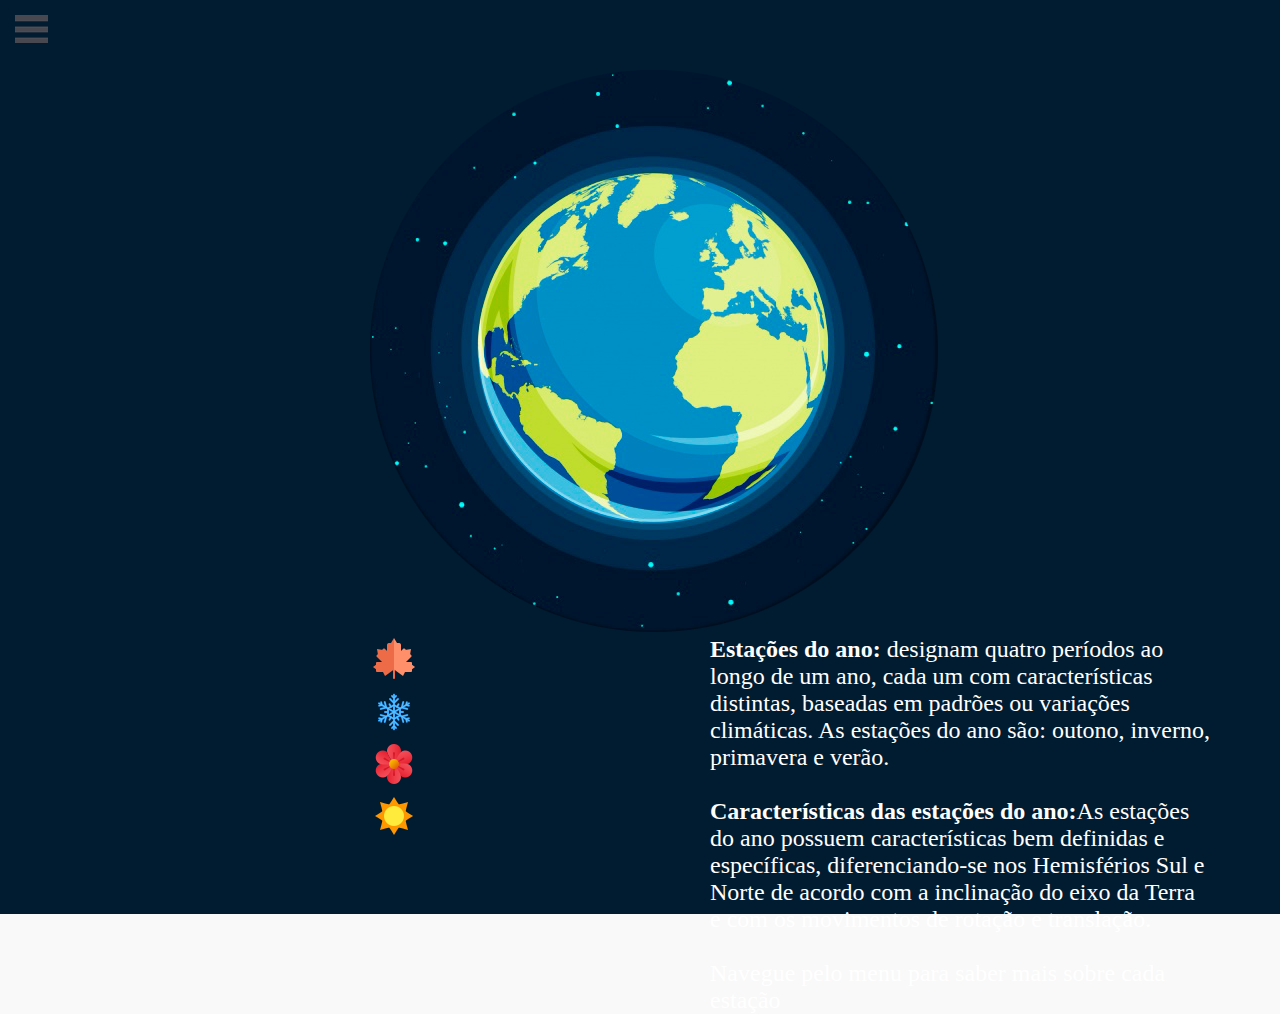
<file: index.html>
<!DOCTYPE html>
<html lang="pt-br">
<head>
    <meta charset="UTF-8">
    <meta name="viewport" content="width=device-width, initial-scale=1.0">
    <title>Estações</title>
    <link rel="shortcut icon" href="/img/estacoes.png" type="image/x-icon">
    <link rel="stylesheet" href="style.css">
</head>
<body>
    <input type="checkbox" id="check">
    <label id="icone" for="check"><img src="/img/icone.png" alt="menu"></label>

    <div class="barra">
        <nav>
            <a href="/inverno.html"><div class="link">Inverno</div></a>
            <a href="/verao.html"><div class="link">Verão</div></a>
            <a href="/primavera.html"><div class="link">Primavera</div></a>
            <a href="/outono.html"><div class="link">outono</div></a>
        </nav>
    </div>

    <div class="imagem">
        
        <img src="/img/terra.png" alt="terra">
        <p> 
            <strong>Estações do ano:</strong> designam quatro períodos  ao longo de um ano, cada um com características distintas, baseadas em padrões ou variações climáticas. As estações do ano são: outono, inverno, primavera e verão. <br> <br>
            
            <strong>Características das estações do ano:</strong>As estações do ano possuem características bem definidas e específicas, diferenciando-se nos Hemisférios Sul e Norte de acordo com a inclinação do eixo da Terra e com os movimentos de rotação e translação. <br><br>

            Navegue pelo menu para saber mais sobre cada estação
        </p>
            <img src="/img/fall.png" alt="">
            <img src="/img/winter.png" alt="">
            <img src="/img/spring.png" alt="">
            <img src="/img/summer.png" alt="">
        
    </div>
    
</body>
</html>
</file>
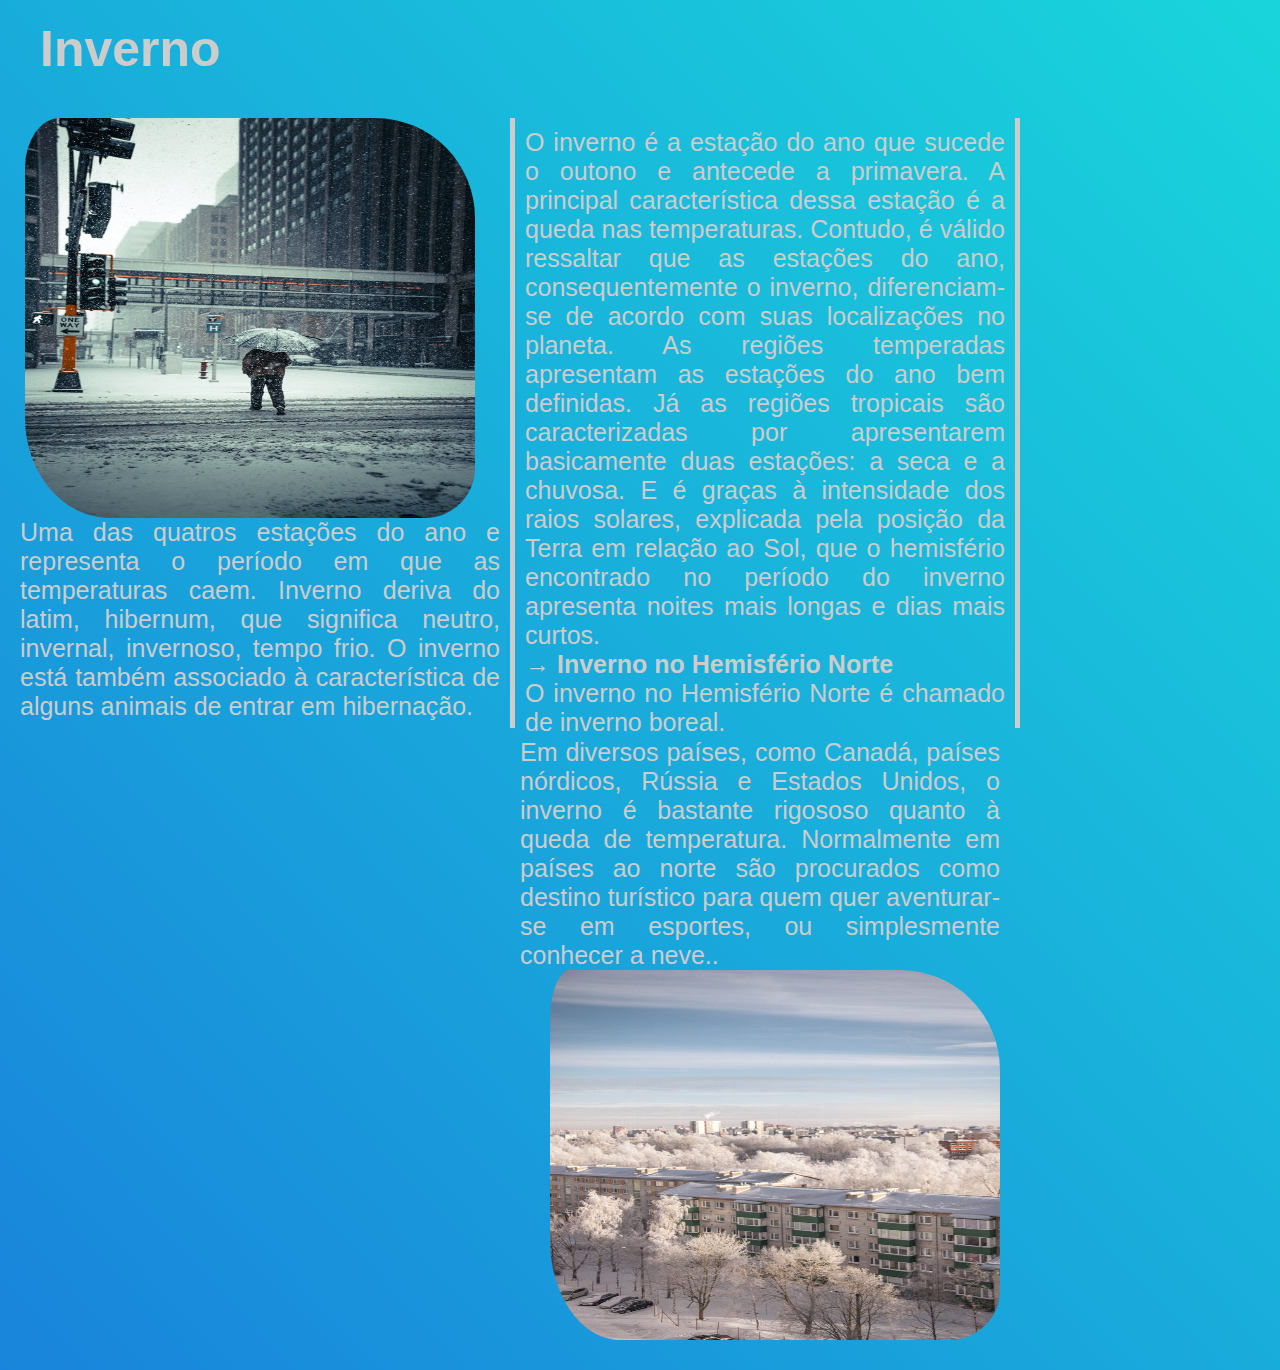
<file: inverno.html>
<!DOCTYPE html>
<html lang="pt-br">
<head>
    <meta charset="UTF-8">
    <meta name="viewport" content="width=device-width, initial-scale=1.0">
    <title>Inverno</title>
    <link rel="shortcut icon" href="/img/winter.png" type="image/x-icon">

    <style>
        *{
            margin: 0;
            padding: 0;
        }
        body{
            background-image: linear-gradient(to top right, rgb(25, 132, 219),rgb(25, 213, 219));
            overflow: hidden;
        }
        .conteudo{
            padding: 10px 10px 30px 10px;
        }

        .img2{
            width: 450px;
            height: 370px;
            border-radius: 50px 100px;
            float: left;
            padding-left: 30px;
    
        }
        .img1{
            width: 450px;
            height: 400px;
            border-radius: 50px 100px;
            float: left;
            padding-left: 15px;
        }
        h1, p{
            padding: 10px;
            font-family: Arial, Helvetica, sans-serif;
            color: #ccc;
            font-size: 25px;
            display: block;
            text-align: justify;
            
        }
        
        h1{
            margin:0px 0px 30px 20px;
            font-size: 50px;
        }

        .texto1, .texto2 {
            width: 500px;
            padding-bottom: 30px;
            
        }
        .texto1{
            float: left;
            
            
        }
        .centro{
            width: 500px;
            float: left;
            height: 610px;
            border-left: solid 5px #ccc;
            border-right: solid 5px #ccc;
        }
        .texto2{
            float:left;
        }

    </style>
</head>
<body>
    <div class="conteudo">
        <h1>Inverno</h1>
        <div class="texto1">
            <img src="/img/inverno2.jpg" alt="inverno" class="img1">
            <p>
                Uma das quatros estações do ano e representa o período em que as temperaturas caem. Inverno deriva do latim, hibernum, que significa neutro, invernal, invernoso, tempo frio. O inverno está também associado à característica de alguns animais de entrar em hibernação.
            </p>
    </div>
    <div class="centro">
        <p>
            O inverno é a estação do ano que sucede o outono e antecede a primavera. A principal característica dessa estação é a queda nas temperaturas. Contudo, é válido ressaltar que as estações do ano, consequentemente o inverno, diferenciam-se de acordo com suas localizações no planeta. As regiões temperadas apresentam as estações do ano bem definidas. Já as regiões tropicais são caracterizadas por apresentarem basicamente duas estações: a seca e a chuvosa.
            E é graças à intensidade dos raios solares, explicada pela posição da Terra em relação ao Sol, que o hemisfério encontrado no período do inverno apresenta noites mais longas e dias mais curtos. <br><strong>→ Inverno no Hemisfério Norte</strong><br>O inverno no Hemisfério Norte é chamado de inverno boreal.

        </p>
    </div>
        <div class="texto2">
            
            <p>
                Em diversos países, como Canadá, países nórdicos, Rússia e Estados Unidos, o inverno é bastante rigososo quanto à queda de temperatura. Normalmente em países ao norte são procurados como destino turístico para quem quer aventurar-se em esportes, ou simplesmente conhecer a neve..
            <img src="/img/inverno1.jpg" alt="Imagem inverno" class="img2">
            
            </p>
            
          
        </div>
    </div>
    
</body>
</html>
</file>
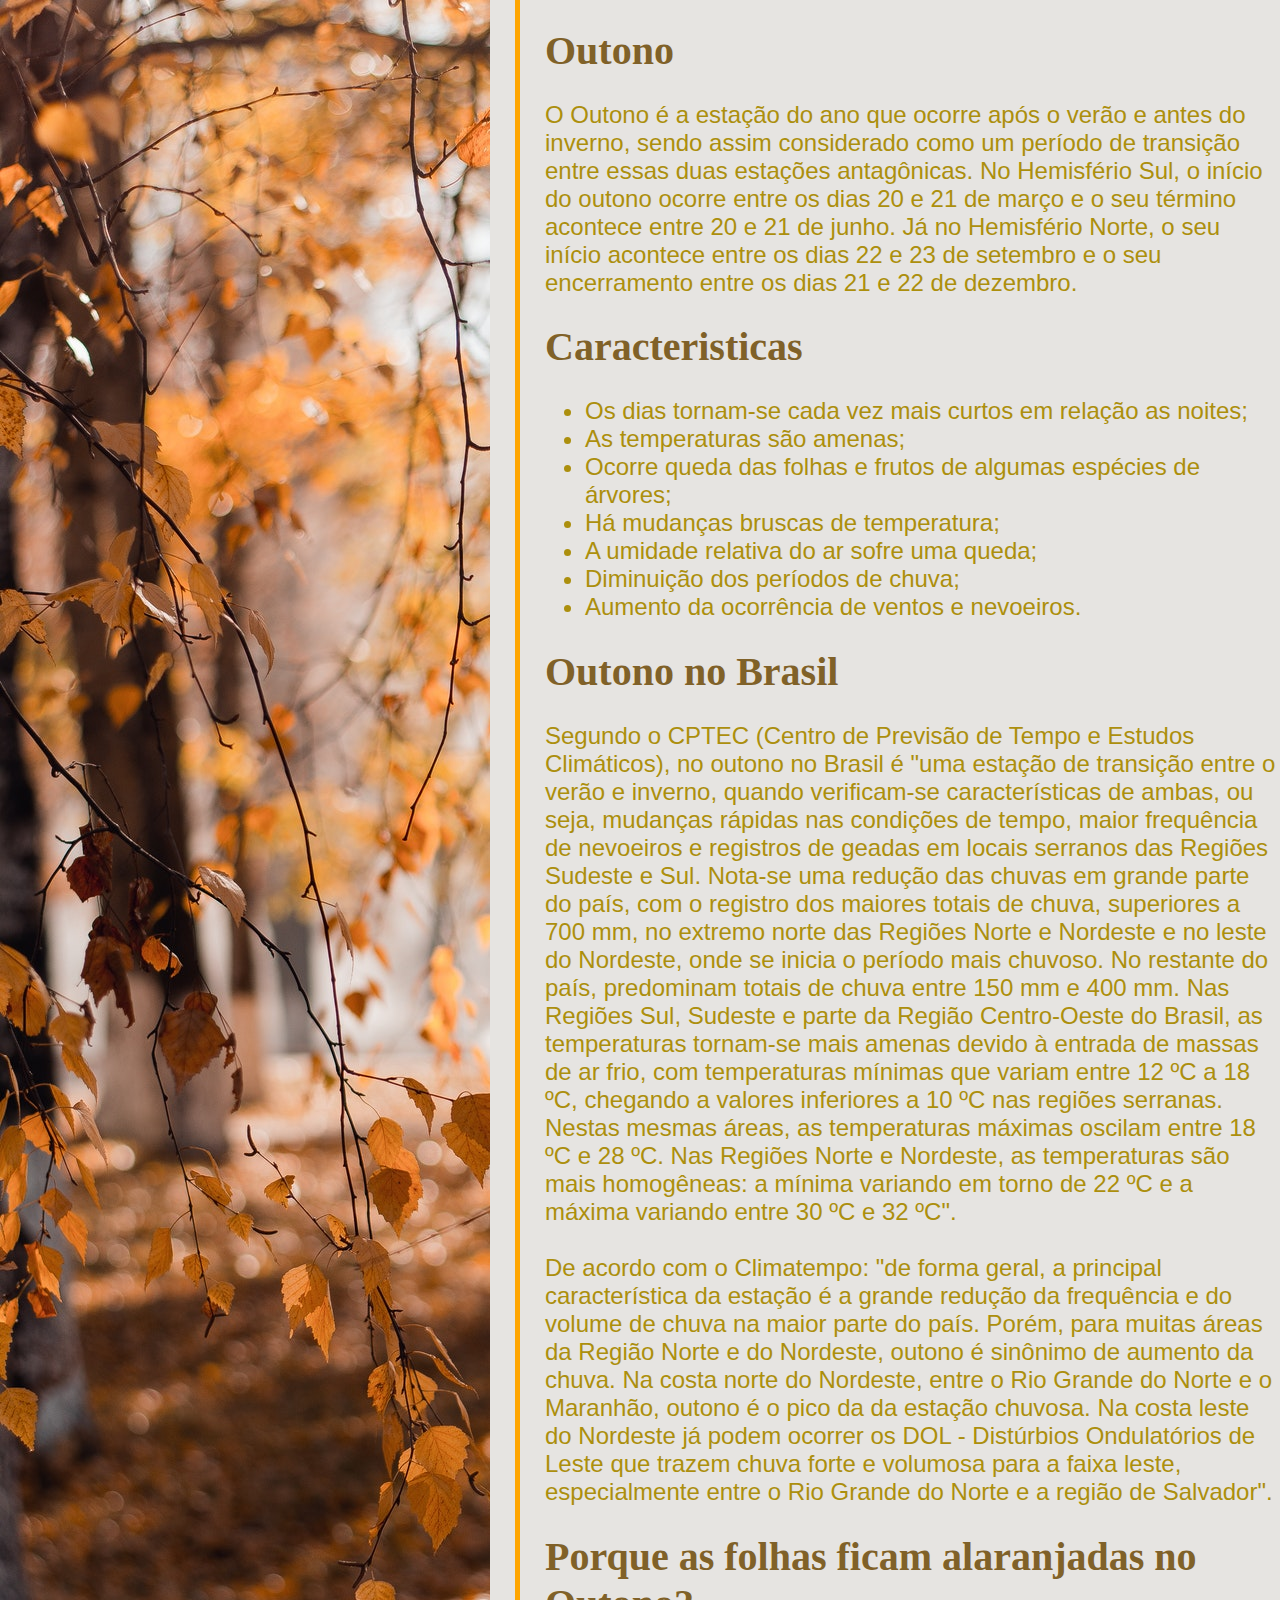
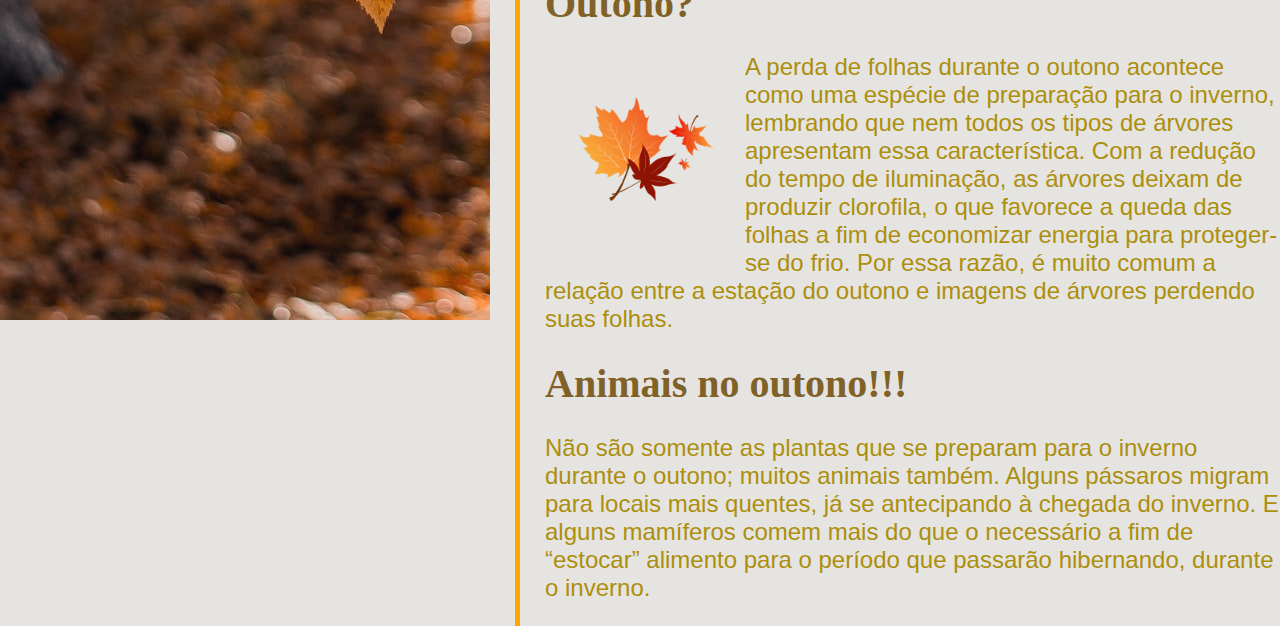
<file: outono.html>
<!DOCTYPE html>
<html lang="pt-br">
<head>
    <meta charset="UTF-8">
    <meta name="viewport" content="width=device-width, initial-scale=1.0">
    <title>Outono</title>
    <link rel="shortcut icon" href="/img/fall.png" type="image/x-icon">

    <style>
        .bg{
            background-color: rgb(230, 228, 225);
            margin: 0;
            padding: 0;
            display: flex;
        }
        .img{
            height: 100%;
            width: 600px;
            overflow: hidden;
        }

        .titulo{
            color: #ccc;
            font-family:Arial;
            font-size: 36px;
            padding-left: 10px;

        }
        .info{
            width: 900px;
            border-left:solid 5px orange;
            padding-left: 25px ;
            margin-left: 25px;
        }
        .info h1{
            font-size: 40px;
            color: rgb(128, 97, 40);
        }
        p, ul{
            color: rgb(172, 143, 13);
            font-size: 24px;
            font-family: Arial;

        }
    </style>
</head>
<body class="bg">
    <div class="img">
       
        <img src="/img/outono.jpg" alt="folhas de outono">
    </div>
    <div class="info">
        <h1>Outono</h1>
        <p>
            
            O Outono é a estação do ano que ocorre após o verão e antes do inverno, sendo assim considerado como um período de transição entre essas duas estações antagônicas. No Hemisfério Sul, o início do outono ocorre entre os dias 20 e 21 de março e o seu término acontece entre 20 e 21 de junho. Já no Hemisfério Norte, o seu início acontece entre os dias 22 e 23 de setembro e o seu encerramento entre os dias 21 e 22 de dezembro.

        </p>
        <h1>Caracteristicas</h1>
        <p>
            <ul>
                <li>Os dias tornam-se cada vez mais curtos em relação as noites;</li>
                <li>As temperaturas são amenas;</li>
                <li>Ocorre queda das folhas e frutos de algumas espécies de árvores;</li>
                <li>Há mudanças bruscas de temperatura;</li>
                <li>A umidade relativa do ar sofre uma queda;</li>
                <li>Diminuição dos períodos de chuva;</li>
                <li>Aumento da ocorrência de ventos e nevoeiros.</li>
            </ul>
        </p>
        <h1>Outono no Brasil</h1>
        <p>
            Segundo o CPTEC (Centro de Previsão de Tempo e Estudos Climáticos), no outono no Brasil é "uma estação de transição entre o verão e inverno, quando verificam-se características de ambas, ou seja, mudanças rápidas nas condições de tempo, maior frequência de nevoeiros e registros de geadas em locais serranos das Regiões Sudeste e Sul. Nota-se uma redução das chuvas em grande parte do país, com o registro dos maiores totais de chuva, superiores a 700 mm, no extremo norte das Regiões Norte e Nordeste e no leste do Nordeste, onde se inicia o período mais chuvoso. No restante do país, predominam totais de chuva entre 150 mm e 400 mm. Nas Regiões Sul, Sudeste e parte da Região Centro-Oeste do Brasil, as temperaturas tornam-se mais amenas devido à entrada de massas de ar frio, com temperaturas mínimas que variam entre 12 ºC a 18 ºC, chegando a valores inferiores a 10 ºC nas regiões serranas. Nestas mesmas áreas, as temperaturas máximas oscilam entre 18 ºC e 28 ºC. Nas Regiões Norte e Nordeste, as temperaturas são mais homogêneas: a mínima variando em torno de 22 ºC e a máxima variando entre 30 ºC e 32 ºC". <br><br>

            De acordo com o Climatempo: "de forma geral, a principal característica da estação é a grande redução da frequência e do volume de chuva na maior parte do país. Porém, para muitas áreas da Região Norte e do Nordeste, outono é sinônimo de aumento da chuva. Na costa norte do Nordeste, entre o Rio Grande do Norte e o Maranhão, outono é o pico da da estação chuvosa. Na costa leste do Nordeste já podem ocorrer os DOL - Distúrbios Ondulatórios de Leste que trazem chuva forte e volumosa para a faixa leste, especialmente entre o Rio Grande do Norte e a região de Salvador".
        </p>
        <h1>Porque as folhas ficam alaranjadas no Outono?</h1>
        <img src="/img/folha.png" alt="folha de outono" style="width: 200px; float: left;">
        <p>
            A perda de folhas durante o outono acontece como uma espécie de preparação para o inverno, lembrando que nem todos os tipos de árvores apresentam essa característica. Com a redução do tempo de iluminação, as árvores deixam de produzir clorofila, o que favorece a queda das folhas a fim de economizar energia para proteger-se do frio. Por essa razão, é muito comum a relação entre a estação do outono e imagens de árvores perdendo suas folhas.
        </p>
        <h1>Animais no outono!!!</h1>
        <p>
            Não são somente as plantas que se preparam para o inverno durante o outono; muitos animais também. Alguns pássaros migram para locais mais quentes, já se antecipando à chegada do inverno. E alguns mamíferos comem mais do que o necessário a fim de “estocar” alimento para o período que passarão hibernando, durante o inverno.
        </p>

    </div>
    
    
</body>
</html>
</file>
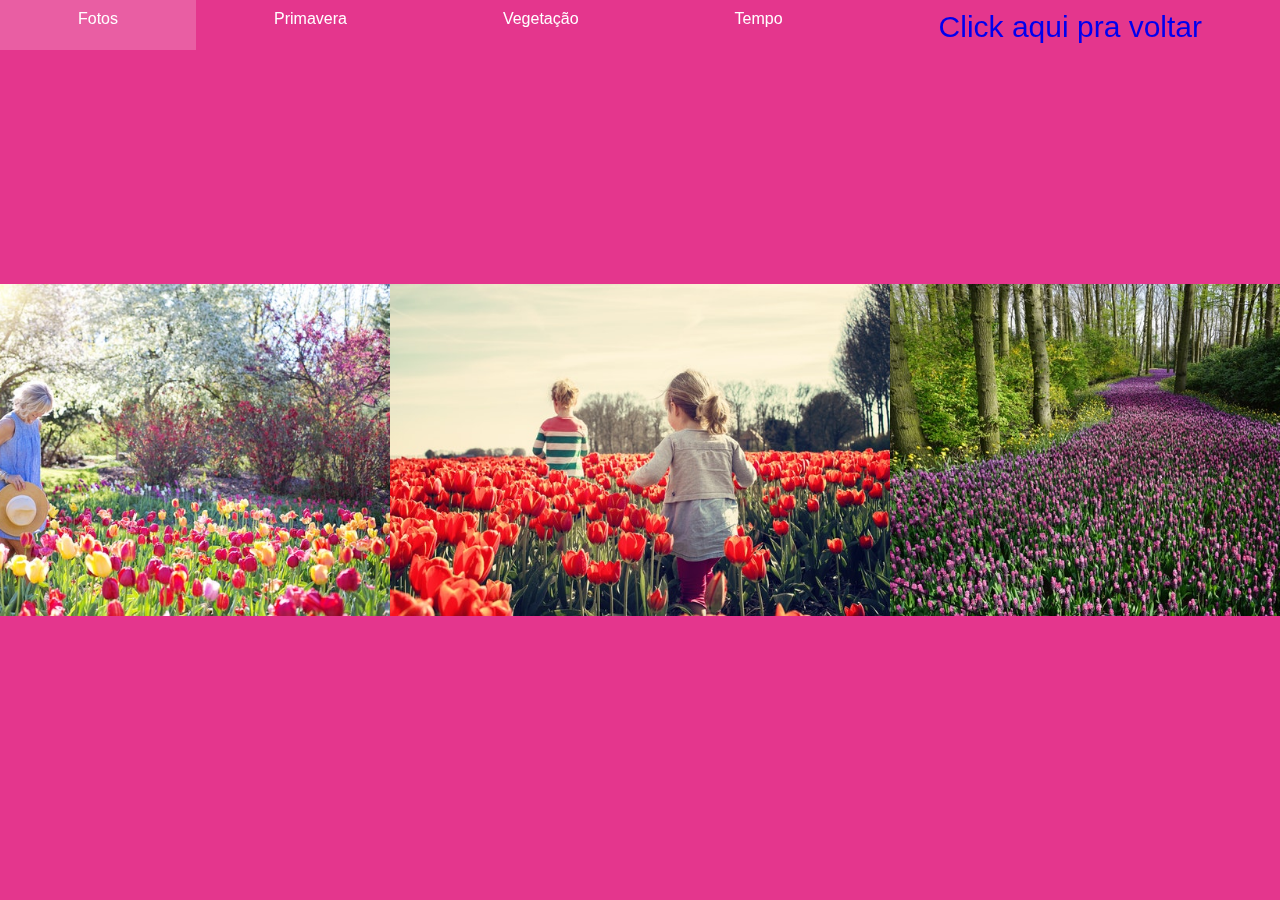
<file: primavera.html>
<!DOCTYPE html>
<html lang="pt-br">
<head>
    <meta charset="UTF-8">
    <meta name="viewport" content="width=device-width, initial-scale=1.0">
    <title>Primavera</title>
    <link rel="shortcut icon" href="/img/spring.png" type="image/x-icon">

    <style>
        *{
            margin: 0;
            padding: 0;
        }

        .links{
            width: 100%;
            height: 50px;
            position:fixed;
            display: flex;

        }

        .scroll input{
            display: none;
        }

        .links label{
            padding: 10px 0;
            flex-grow: 1;
            cursor: pointer;
            transition: all .4s;
            text-align: center;
            font-family: 'Arial';
            font-size: 100%;
            color: #fff;
        }

        .links label:hover{
            background-color: rgba(255,255,255,.2);
        }

        .bloco{
            width: 100vw;
            height: 100vh;
            justify-content: center;
            align-items: center;
            display: flex;
        }

        #fotos{
            background-color: rgb(228, 54, 141);

        }
        #mec{
            background-color: rgba(152, 98, 189, 0.904);
            justify-content: left;
            padding-left: 30px;
            font-size: 24px;
            
        }
        #veg{
            background-color: rgb(158, 192, 65);
            
        }
        #tempo{
            background-color: rgb(96, 203, 236);
            
        }
        #repre{
            background-color: rgb(212, 71, 149);
            
        }

        .scroll{
            display: flex;
            width: 100vw;
            height: 100vh;
            overflow: hidden;
        }

        .sections{
            transition: all .4s;
        }

        #rd_fotos:checked ~ .sections{
            margin-top: 0vh;
        }
        #rd_mec:checked ~ .sections{
            margin-top: -100vh;
        }
        #rd_veg:checked ~ .sections{
            margin-top: -200vh;
        }
        #rd_tempo:checked ~ .sections{
            margin-top: -300vh;
        }
        #rd_repre:checked ~ .sections{
            margin-top: -400vh;
        }
        .bloco img {
            width: 40%;

        }
        nav label a{
            font-size: 30px;
            text-decoration: none;
            font-family: Arial, Helvetica, sans-serif;
        }

        .texto1{
            color: #fff;
            float: left;
            width: 400px;
            margin-bottom: 300px;
            font-family: Arial;
            border: solid 10px;
            padding: 10px;
            
        }
        .texto2{
            color: #fff;
            display: fixed;
            font-family: Arial;
            width: 400px;
            margin-left: 100px;
            border: solid 10px;
            padding: 10px;

        }
        .texto3{
            color: #fff;
            font-family: Arial;
            width: 400px;
            margin: 250px 0px 0px 100px;
            border: solid 10px;
            padding: 10px;
        }
        .texto4{
            color: white;
            font-size: 24px;
            font-family: Arial;
            width: 700px;
            margin-right:50px;
            border: solid 5px;
            padding: 30px;
        }
        .texto5{
            color: white;
            font-size: 24px;
            font-family: Arial;
            width: 700px;
            border: solid 5px;
            margin: 20px;
            padding: 10px;
        }


       
        
    </style>
</head>
<body>
    <nav class="links">
        <label for="rd_fotos">Fotos</label>
        <label for="rd_mec">Primavera </label>
        <label for="rd_veg">Vegetação</label>
        <label for="rd_tempo">Tempo</label>
        <label for="rd_repre"><a href="/index.html">Click aqui pra voltar</a></label>
    </nav>
    <div class="scroll">
        <input type="radio" name="grupo" id="rd_fotos" checked="true">
        <input type="radio" name="grupo" id="rd_mec">
        <input type="radio" name="grupo" id="rd_veg" >
        <input type="radio" name="grupo" id="rd_tempo" >
        

        <section class="sections">
            <section class="bloco" id="fotos">
                <img src="/img/primavera1.jpg" alt="primavera1" style="width: 500px;">
                <img src="/img/primavera2.jpg" alt="primavera2" style="width: 500px;">
                <img src="/img/primavera3.jpg" alt="primavera3" style="width: 500px;">

                
            </section>
            <section class="bloco" id="mec">
                <div class="texto1"><p><h1>Origem Nome</h1><br> A palavra primavera deriva do latim, primo vere, que significa primeiro verão. Verão significa tempo primaveril. Assim, primavera corresponde ao período que antecede o verão.</p></div><div class="texto2"><p><h1>Dias</h1><br> A Primavera começa em dias diferentes em cada hemisferio. <br><br> No Hemisfério Sul:22 ou 23 de setembro até 21 ou 22 de dezembro. <br> <br>No Hemisfério Norte:20 ou 21 de março até 20ou 21 de junho</p></div><div class="texto3"><p><h1>Holambra</h1><br> A maior festa das flores na primavera acontece na pequena cidade de Holambra, interior de São Paulo. A cidade tem colonização Holandesa, daí o nome Holambra, mistura de Holanda com Brasil. É a maior produtora de flores de país. No mês de setembro acontece a Expoflora, uma feira de flores com muitas atrações</p></div>
            </section>

            <section class="bloco" id="veg">
                <div class="texto4" ><strong>Estação das Flores</strong><BR></BR><p>Muitas flores desabrocham no período da primavera. Isso se deve a um conjunto de fatores, como o aumento gradativo das temperaturas (visto que a primavera representa uma transição entre o inverno e o verão), e ao o regime de chuvas, que se intensifica nesse período. Algumas espécies destacam-se nessa estação, por exemplo: <br><br>
                <ul>
                    <li>Girassóis</li>
                    <li>Hortênsias</li>
                    <li>Orquídeas</li>
                    <li>Violeta</li>
                    <li>Dama-da-noite</li>
                    <li>Rosas</li>
                </ul></p>
            </div>
            <img src="/img/orquidia.jpg" alt="orquidia" style="width: 300px; border: solid 5px white; padding: 30px;">
            </section>

            <section class="bloco" id="tempo">
            <div class="texto5">
                <p>As chuvas costumam ser frequentes nos fins de tarde ou no período noturno e intensificam-se na medida em que o verão aproxima-se. Por esse motivo também, muitas pessoas costumam dizer que durante a primavera o clima fica mais agradável.</p>
                <br>
                <p><strong>→ Primavera nas regiões brasileiras</strong></p><p>
                    Segundo o Centro de Previsão de Tempo e Estudos Climáticos, nas regiões Centro-Oeste e Sudeste, os índices pluviométricos tornam-se mais intensos e também mais frequentes. Isso é considerado um marco entre a estação seca (o inverno) e a estação chuvosa (verão). Normalmente essas chuvas são acompanhadas de ventos fortes e granizo. <br><br>

                    Especialmente no Centro-Oeste brasileiro, as temperaturas atingem valores muito altos, devido à intensidade da radiação solar e à ocorrência de dias de céu claro.
                    
                    </p>
            </div>
            <div class="texto5"><p>A estação seca continua na região Nordeste no período de vigência da primavera, com exceção dos estados da Bahia, do Maranhão e do Piauí. Nessa região a variação de temperatura é pouca durante o ano, e normalmente a temperatura é alta. <br><br>
                    
                Na região Sul, a questão da pluviosidade não muda tanto, pois o regime de chuvas sofre pouca variação, sendo, portanto, uniforme durante todo o ano. Apesar disso, quando as chuvas convectivas ocorrem, ainda que curtas, são bastante intensas. <br><br>
                
                A região Norte apresenta pouca variação da temperatura ao longo do ano. Durante a primavera, os índices pluviométricos aumentam gradativamente, especialmente entre outubro e novembro.</p></div>
            </section>
          
        </section>
    </div>
</body>
</html>
</file>
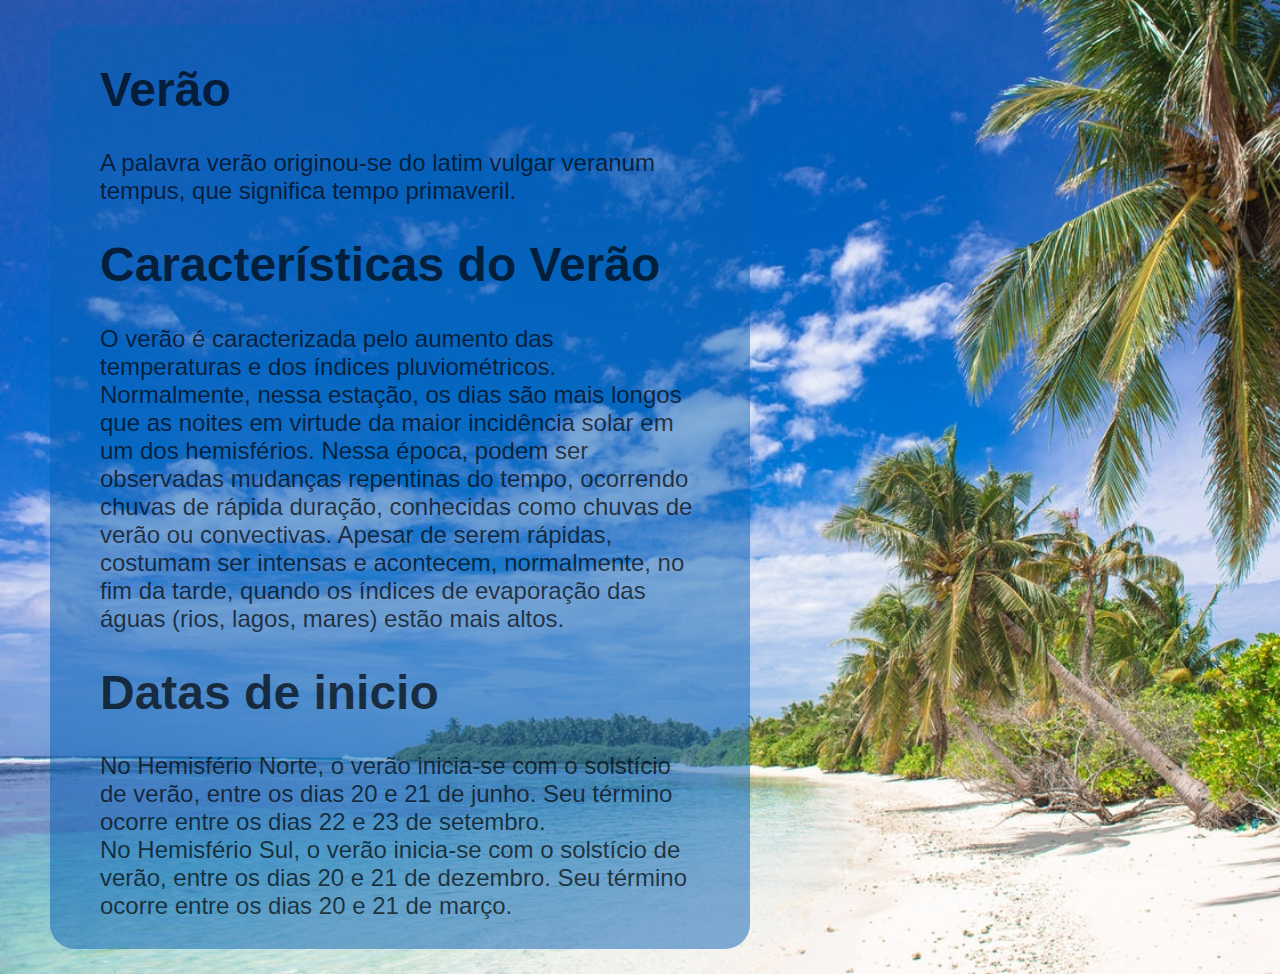
<file: verao.html>
<!DOCTYPE html>
<html lang="pt-br">
<head>
    <meta charset="UTF-8">
    <meta name="viewport" content="width=device-width, initial-scale=1.0">
    <title>Verão</title>
    <link rel="shortcut icon" href="/img/summer.png" type="image/x-icon">
</head>
<style>
    .bg{
        background-image: url(/img/verao.jpg);
        background-repeat: no-repeat;
        background-size: cover;
        margin: 0;
        padding: 0;
    }
    div{
        width: 600px;
        margin: 25px 50px;
        padding: 5px 50px;
        color: rgba(0, 0, 0, 0.692);
        font-size: 24px;
        font-family: Arial, Helvetica, sans-serif;
        background-color: rgba(7, 96, 179, 0.5);
        border-radius: 25px;
        
    }
</style>
<body class="bg">
    <div>
        <h1>Verão</h1>
        <p>
            A palavra verão originou-se do latim vulgar veranum tempus, que significa tempo primaveril.
        </p>
        <h1>Características do Verão</h1>
        <p>
            O verão é caracterizada pelo aumento das temperaturas e dos índices pluviométricos. Normalmente, nessa estação, os dias são mais longos que as noites em virtude da maior incidência solar em um dos hemisférios.

            Nessa época, podem ser observadas mudanças repentinas do tempo, ocorrendo chuvas de rápida duração, conhecidas como chuvas de verão ou convectivas. Apesar de serem rápidas, costumam ser intensas e acontecem, normalmente, no fim da tarde, quando os índices de evaporação das águas (rios, lagos, mares) estão mais altos.
        </p>
        <h1>Datas de inicio</h1>
        <p>
            No Hemisfério Norte, o verão inicia-se com o solstício de verão, entre os dias 20 e 21 de junho. Seu término ocorre entre os dias 22 e 23 de setembro. <br>No Hemisfério Sul, o verão inicia-se com o solstício de verão, entre os dias 20 e 21 de dezembro. Seu término ocorre entre os dias 20 e 21 de março.
        </p>
    </div>    
</body>
</html>
</file>
<file: style.css>
*{
    margin: 0;
    padding: 0;
}

body {
    background-color: #f9f9f9;

}

#check {
    display: none;
    
}

#icone {
    cursor: pointer;
    padding: 15px;
    position: absolute;
    z-index: 1;
}
.barra {
    background-color: #333;
    height: 100%;
    width: 300px;
    position: absolute;
    transition: all .2s linear;
    left: -300px;
    float: left;
}

nav {
    width: 100%;
    position: absolute;
    top: 60px;
}

nav a {
    text-decoration: none;
}

.link {
    background-color: #494949;
    padding: 20px;
    font-family: Arial, Helvetica, sans-serif;
    font-size: 12pt;
    transition: all .2s linear;
    color: #f4f4f4;
    border-bottom: 2px solid #222;
    opacity: 0;
    margin-top: 200px;
}

.link:hover {
    background-color: #050542;
}

#check:checked ~ .barra{
    transform: translateX(300px);
}

#check:checked ~ .barra nav a .link{
    opacity: 1;
    margin-top: 0;
    transition-delay: .2s;
}

.imagem {
    padding:70px;
    background-color: #011c31;
} 

.imagem img{
    margin-left: 300px;
    
}

p { 
    color: #fff;
    width: 500px;
    float: right;
    font-size: 24px;
    
}

p img {
    margin: 0;
    float: right;
}
</file>
